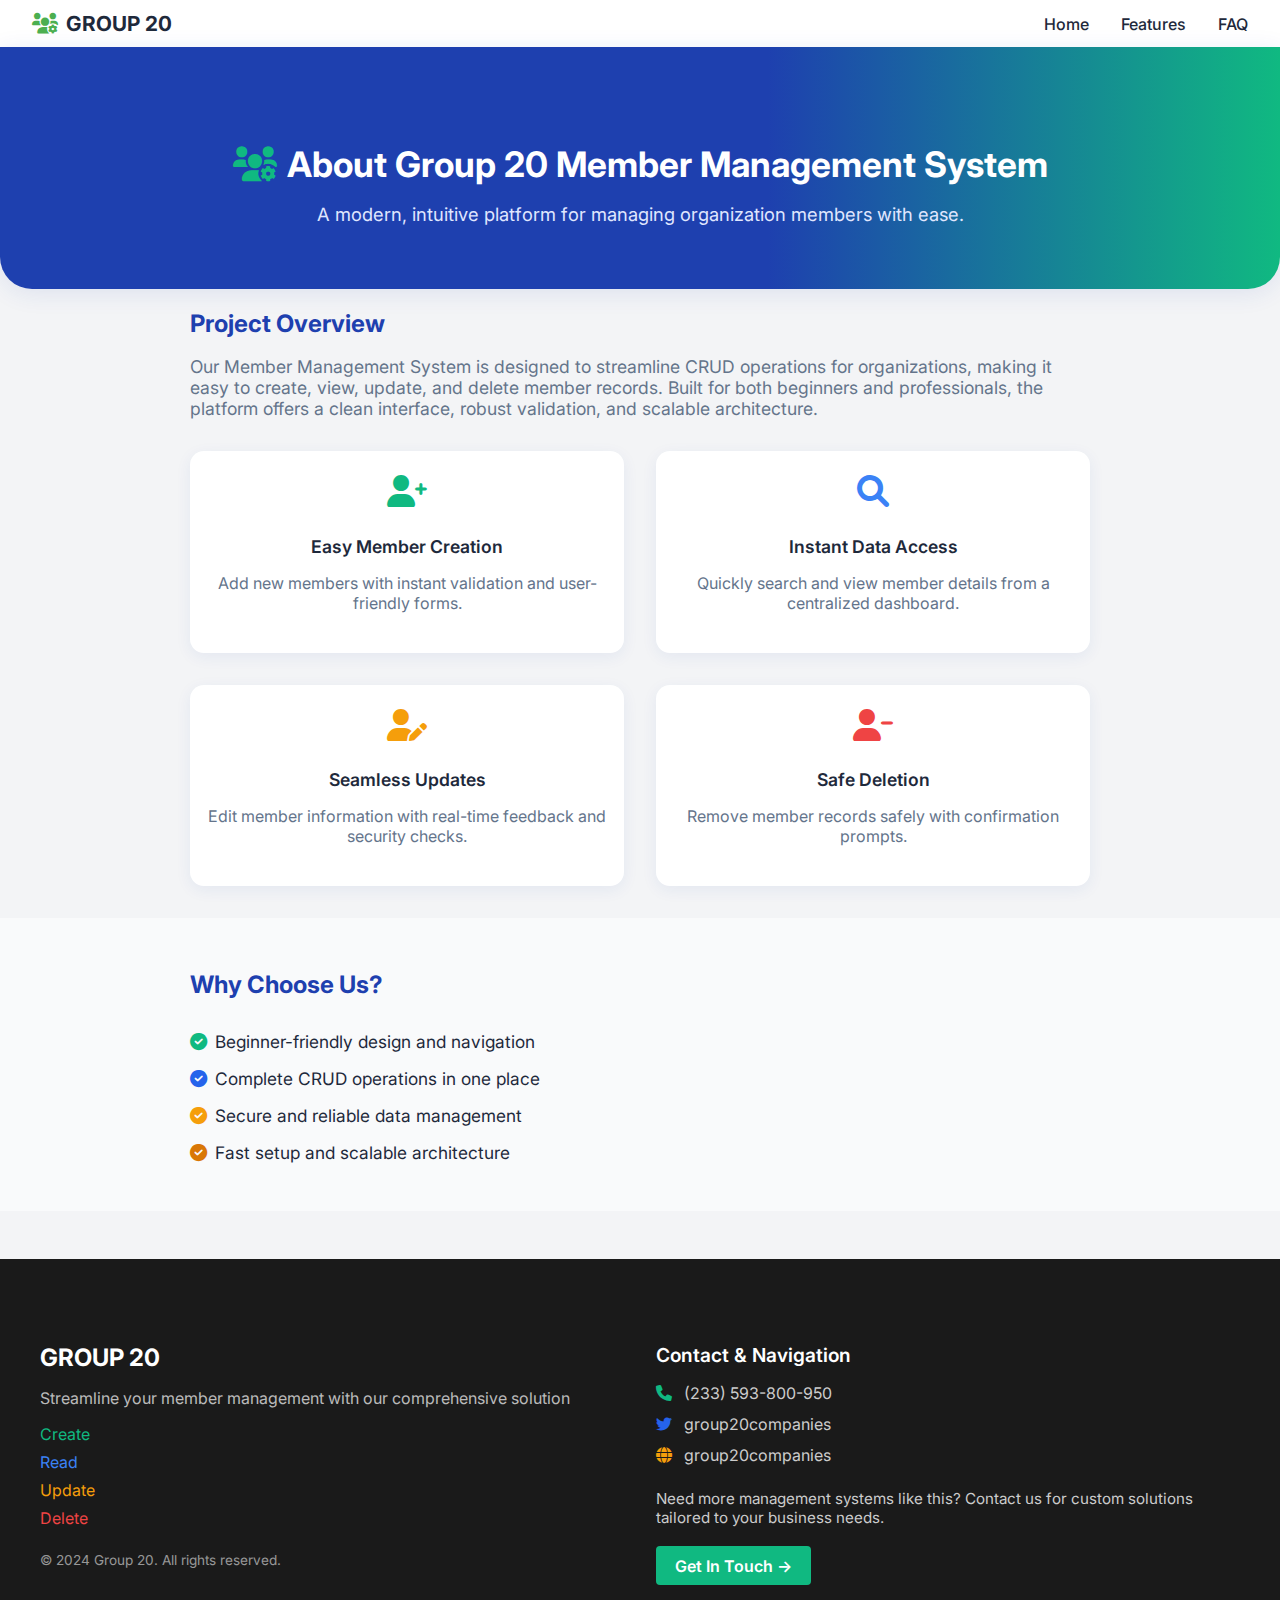
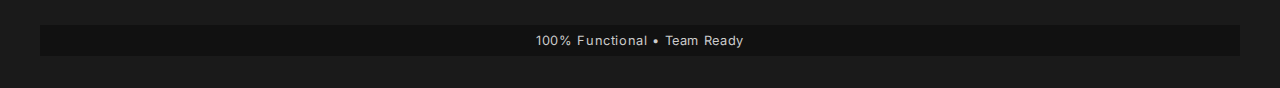
<file: about.html>
<!DOCTYPE html>
<html lang="en">
<head>
    <meta charset="UTF-8">
    <meta name="viewport" content="width=device-width, initial-scale=1.0">
    <title>About | Member Management System</title>
    <link href="https://fonts.googleapis.com/css2?family=Inter:wght@400;500;600;700&display=swap" rel="stylesheet">
    <link rel="stylesheet" href="https://cdnjs.cloudflare.com/ajax/libs/font-awesome/6.0.0/css/all.min.css">
    <link rel="stylesheet" href="about.css">
</head>
<body>
    <nav class="top-nav" style="background:#fff; box-shadow:0 2px 8px rgba(0,0,0,0.04); display:flex; align-items:center; justify-content:space-between; padding:0.7rem 2rem;">
        <div class="nav-brand" style="font-size:1.3rem; font-weight:700;">
            <a href="index.html" style="color:#1e293b; text-decoration:none;"><i class="fas fa-users-gear" style="margin-right: 8px; color: #4CAF50;"></i>GROUP 20</a>
        </div>
        <div class="nav-links" style="display:flex; gap:2rem;">
            <a href="index.html" style="color:#1e293b; text-decoration:none; font-weight:500;">Home</a>
            <a href="#features" style="color:#1e293b; text-decoration:none; font-weight:500;">Features</a>
            <a href="#faq" style="color:#1e293b; text-decoration:none; font-weight:500;">FAQ</a>
        </div>
    </nav>
    <header class="about-header">
        <div class="about-container">
            <h1 class="about-title"><i class="fas fa-users-gear" style="color:#10b981; margin-right:10px;"></i>About Group 20 Member Management System</h1>
            <p class="about-subtitle">A modern, intuitive platform for managing organization members with ease.</p>
        </div>
    </header>
    <section class="about-section">
        <div class="about-container">
            <h2 class="section-title">Project Overview</h2>
            <p class="section-desc">Our Member Management System is designed to streamline CRUD operations for organizations, making it easy to create, view, update, and delete member records. Built for both beginners and professionals, the platform offers a clean interface, robust validation, and scalable architecture.</p>
            <div class="about-features">
                <div class="feature-card">
                    <i class="fas fa-user-plus" style="color:#10b981;"></i>
                    <h3>Easy Member Creation</h3>
                    <p>Add new members with instant validation and user-friendly forms.</p>
                </div>
                <div class="feature-card">
                    <i class="fas fa-search" style="color:#3b82f6;"></i>
                    <h3>Instant Data Access</h3>
                    <p>Quickly search and view member details from a centralized dashboard.</p>
                </div>
                <div class="feature-card">
                    <i class="fas fa-user-edit" style="color:#f59e0b;"></i>
                    <h3>Seamless Updates</h3>
                    <p>Edit member information with real-time feedback and security checks.</p>
                </div>
                <div class="feature-card">
                    <i class="fas fa-user-minus" style="color:#ef4444;"></i>
                    <h3>Safe Deletion</h3>
                    <p>Remove member records safely with confirmation prompts.</p>
                </div>
            </div>
        </div>
    </section>
    <section class="about-section" style="background:#f9fafb;">
        <div class="about-container">
            <h2 class="section-title">Why Choose Us?</h2>
            <ul class="about-list">
                <li><i class="fas fa-check-circle" style="color:#10b981; margin-right:8px;"></i> Beginner-friendly design and navigation</li>
                <li><i class="fas fa-check-circle" style="color:#2563eb; margin-right:8px;"></i> Complete CRUD operations in one place</li>
                <li><i class="fas fa-check-circle" style="color:#f59e0b; margin-right:8px;"></i> Secure and reliable data management</li>
                <li><i class="fas fa-check-circle" style="color:#d97706; margin-right:8px;"></i> Fast setup and scalable architecture</li>
            </ul>
        </div>
    </section>
    <footer class="main-footer" style="background:#1A1A1A; color:#fff; padding:2rem 0 0 0; margin-top:3rem;">
        <div class="about-container" style="max-width:1200px; margin:0 auto;">
            <div style="display:flex; flex-wrap:wrap; gap:2rem; justify-content:space-between;">
                <div style="flex:1; min-width:260px;">
                    <h2 style="font-size:1.5rem; font-weight:700; margin-bottom:0.5rem;">GROUP 20</h2>
                    <p style="font-size:1rem; color:#cccccc; opacity:0.9; margin-bottom:1rem;">Streamline your member management with our comprehensive solution</p>
                    <ul style="list-style:none; padding:0; margin:0 0 1rem 0;">
                        <li style="font-size:1rem; margin-bottom:0.5rem; color:#10b981;">Create</li>
                        <li style="font-size:1rem; margin-bottom:0.5rem; color:#3b82f6;">Read</li>
                        <li style="font-size:1rem; margin-bottom:0.5rem; color:#f59e0b;">Update</li>
                        <li style="font-size:1rem; margin-bottom:0.5rem; color:#ef4444;">Delete</li>
                    </ul>
                    <div style="font-size:0.85rem; color:#cccccc; opacity:0.7; margin-top:1.5rem;">© 2024 Group 20. All rights reserved.</div>
                </div>
                <div style="flex:1; min-width:260px;">
                    <h3 style="font-size:1.2rem; font-weight:600; margin-bottom:1rem; color:#fff;">Contact & Navigation</h3>
                    <ul style="list-style:none; padding:0;">
                        <li style="margin-bottom:0.7rem; color:#cccccc;"><i class="fas fa-phone" style="color:#10b981; margin-right:8px;"></i> (233) 593-800-950</li>
                        <li style="margin-bottom:0.7rem; color:#cccccc;"><i class="fab fa-twitter" style="color:#2563eb; margin-right:8px;"></i> group20companies</li>
                        <li style="margin-bottom:0.7rem; color:#cccccc;"><i class="fas fa-globe" style="color:#f59e0b; margin-right:8px;"></i> group20companies</li>
                    </ul>
                    <div style="font-size:0.95rem; color:#cccccc; margin-top:1.5rem; margin-bottom:1.2rem;">Need more management systems like this? Contact us for custom solutions tailored to your business needs.</div>
                    <a href="contact.html" style="background:#10b981; color:#fff; border:none; border-radius:4px; padding:0.6rem 1.2rem; font-size:1rem; font-weight:600; cursor:pointer; text-decoration:none; display:inline-block;">Get In Touch →</a>
                </div>
            </div>
            <div style="background:#111; color:#cccccc; text-align:center; padding:0.5rem 0; font-size:0.8rem; letter-spacing:0.05em; margin-top:2.5rem;">100% Functional • Team Ready</div>
        </div>
    </footer>
    <script src="about.js"></script>
</body>
</html>
</file>
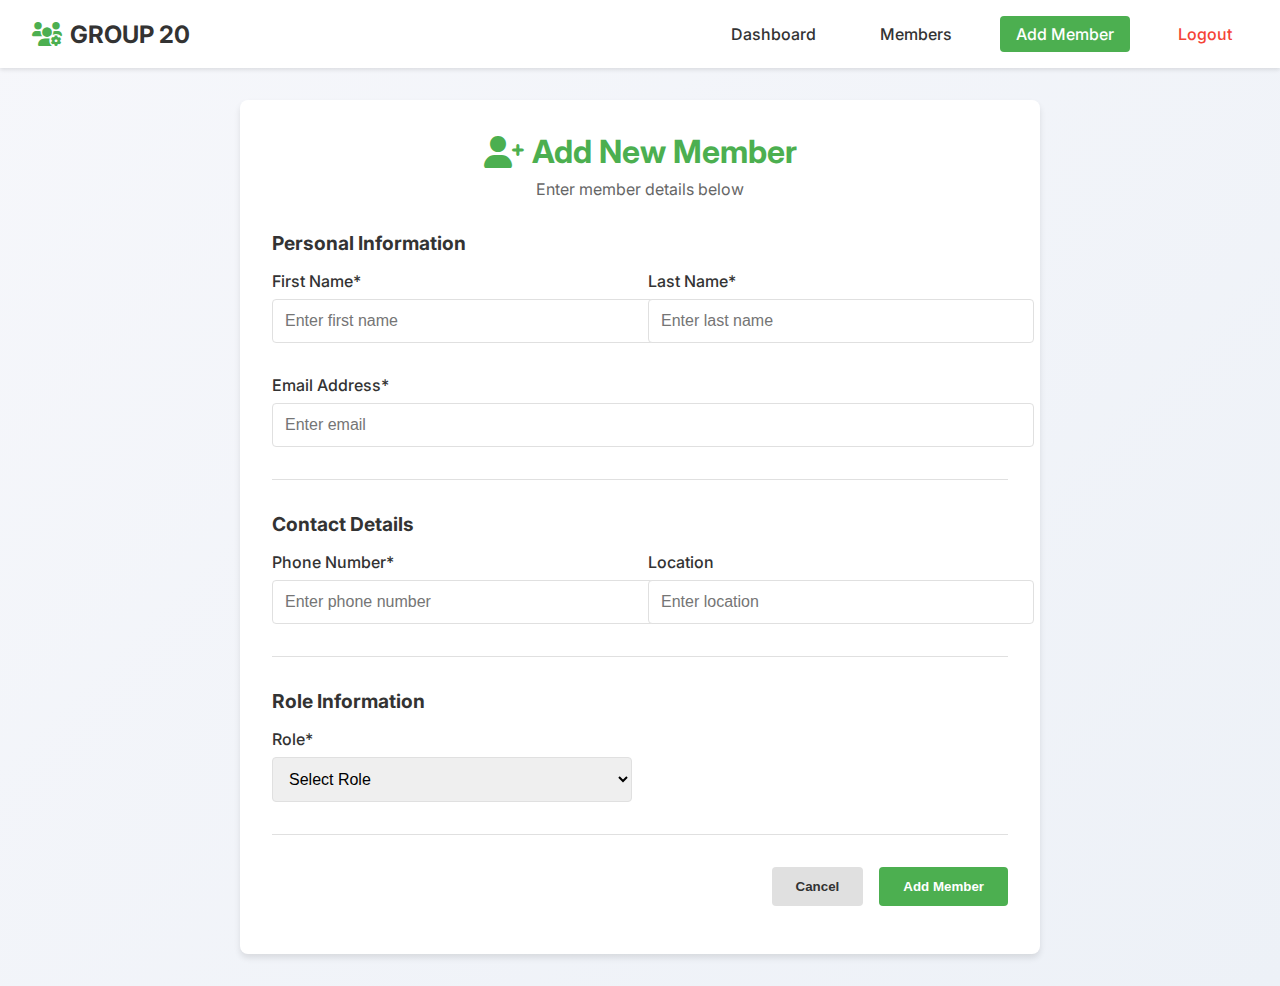
<file: addmember.html>
<!DOCTYPE html>
<html lang="en">
<head>
    <meta charset="UTF-8">
    <meta name="viewport" content="width=device-width, initial-scale=1.0">
    <title>Add Member</title>
    <link href="https://fonts.googleapis.com/css2?family=Inter:wght@400;500;600;700&display=swap" rel="stylesheet">
    <link rel="stylesheet" href="https://cdnjs.cloudflare.com/ajax/libs/font-awesome/6.0.0/css/all.min.css">
    <link rel="stylesheet" href="addmember.css">
</head>
<body class="cinematic-bg">
    <nav class="top-nav">
        <div class="nav-brand">
            <a href="dashboard.html">
                <i class="fas fa-users-gear"></i>GROUP 20
            </a>
        </div>
        <div class="nav-links">
            <a href="dashboard.html">Dashboard</a>
            <a href="members.html">Members</a>
            <a href="addmember.html" class="active">Add Member</a>
            <a href="logout.html" class="logout">Logout</a>
        </div>
    </nav>

    <div class="container">
        <div class="form-card">
            <div class="form-header">
                <h1><i class="fas fa-user-plus"></i><span id="formTitle">Add New Member</span></h1>
                <p id="formSubtitle">Enter member details below</p>
            </div>

            <form id="addMemberForm">
                <div class="form-section">
                    <h2>Personal Information</h2>
                    <div class="form-grid">
                        <div class="form-group">
                            <label for="firstName">First Name*</label>
                            <input type="text" id="firstName" name="firstName" placeholder="Enter first name" required pattern="^[A-Za-z]+$">
                        </div>
                        <div class="form-group">
                            <label for="lastName">Last Name*</label>
                            <input type="text" id="lastName" name="lastName" placeholder="Enter last name" required pattern="^[A-Za-z]+$">
                        </div>
                        <div class="form-group full-width">
                            <label for="email">Email Address*</label>
                            <input type="email" id="email" name="memberEmail" placeholder="Enter email" required>
                        </div>
                    </div>
                </div>

                <div class="form-section">
                    <h2>Contact Details</h2>
                    <div class="form-grid">
                        <div class="form-group">
                            <label for="phone">Phone Number*</label>
                            <input type="tel" id="phone" name="memberPhone" placeholder="Enter phone number" required pattern="^[+]?[0-9\s()-]{10,}$">
                        </div>
                        <div class="form-group">
                            <label for="location">Location</label>
                            <input type="text" id="location" name="location" placeholder="Enter location">
                        </div>
                    </div>
                </div>

                <div class="form-section">
                    <h2>Role Information</h2>
                    <div class="form-grid">
                        <div class="form-group">
                            <label for="role">Role*</label>
                            <select id="role" name="memberRole" required>
                                <option value="">Select Role</option>
                                <option value="Manager">Manager</option>
                                <option value="Staff">Staff</option>
                                <option value="Executive">Executive</option>
                                <option value="Intern">Intern</option>
                                <option value="Other">Other</option>
                            </select>
                        </div>
                        <div class="form-group" id="otherRoleGroup" style="display:none;">
                            <label for="otherRole">Specify Role</label>
                            <input type="text" id="otherRole" name="otherRole" placeholder="Enter custom role">
                        </div>
                    </div>
                </div>

                <div class="form-actions">
                    <button type="button" class="btn-secondary" onclick="window.location.href='dashboard.html'">Cancel</button>
                    <button type="submit" class="btn-primary">Add Member</button>
                </div>

                <div class="form-messages">
                    <div class="error-message" id="addMemberError"></div>
                    <div class="success-message" id="addMemberSuccess"></div>
                </div>
            </form>
        </div>
    </div>
    <script>
    // Check if we're editing an existing member
    const urlParams = new URLSearchParams(window.location.search);
    const isEditing = urlParams.get('edit') === 'true';
    const editingMember = isEditing ? JSON.parse(localStorage.getItem('editingMember')) : null;

    if (isEditing && editingMember) {
        document.getElementById('formTitle').textContent = 'Edit Member';
        document.getElementById('formSubtitle').textContent = 'Update member details below';
        document.querySelector('.btn-primary').textContent = 'Save Changes';
        
        // Fill form with member data
        document.getElementById('firstName').value = editingMember.firstName;
        document.getElementById('lastName').value = editingMember.lastName;
        document.getElementById('email').value = editingMember.email;
        document.getElementById('phone').value = editingMember.phone;
        document.getElementById('role').value = editingMember.role;
        
        if (editingMember.role === 'Other') {
            document.getElementById('otherRoleGroup').style.display = 'block';
            document.getElementById('otherRole').value = editingMember.role;
        }
    }

    document.getElementById('role').addEventListener('change', function() {
        document.getElementById('otherRoleGroup').style.display = this.value === 'Other' ? 'block' : 'none';
    });

    const form = document.getElementById('addMemberForm');
    if (form) {
        form.addEventListener('submit', function(e) {
            e.preventDefault();
            const firstName = this.firstName.value.trim();
            const lastName = this.lastName.value.trim();
            const email = this.memberEmail.value.trim();
            const phone = this.memberPhone.value.trim();
            let role = this.memberRole.value;
            
            if (role === 'Other') {
                role = this.otherRole.value.trim() || 'Other';
            }

            const errorDiv = document.getElementById('addMemberError');
            const successDiv = document.getElementById('addMemberSuccess');
            errorDiv.textContent = '';
            successDiv.textContent = '';

            // Validate fields
            if (!firstName || !lastName || !email || !phone || !role) {
                errorDiv.textContent = 'Please fill all required fields.';
                return;
            }

            if (!/^\S+@\S+\.\S+$/.test(email)) {
                errorDiv.textContent = 'Please enter a valid email address.';
                return;
            }

            if (!/^[+]?[0-9\s()-]{10,}$/.test(phone)) {
                errorDiv.textContent = 'Please enter a valid phone number.';
                return;
            }

            let members = JSON.parse(localStorage.getItem('members')) || [];
            
            const memberData = {
                id: isEditing ? editingMember.id : Date.now(),
                firstName: firstName,
                lastName: lastName,
                fullName: `${firstName} ${lastName}`,
                email: email,
                phone: phone,
                role: role
            };

            if (isEditing) {
                // Update existing member
                members = members.map(member => 
                    member.id === editingMember.id ? memberData : member
                );
                successDiv.textContent = 'Member updated successfully!';
            } else {
                // Add new member
                members.push(memberData);
                successDiv.textContent = 'Member added successfully!';
            }
            
            localStorage.setItem('members', JSON.stringify(members));
            if (isEditing) {
                localStorage.removeItem('editingMember');
            }
            
            // Reset form
            this.reset();
            document.getElementById('otherRoleGroup').style.display = 'none';
            
            // Redirect to members page
            setTimeout(() => {
                window.location.href = 'members.html';
            }, 1500);
        });
    }
    </script>
</body>
</html>
</file>
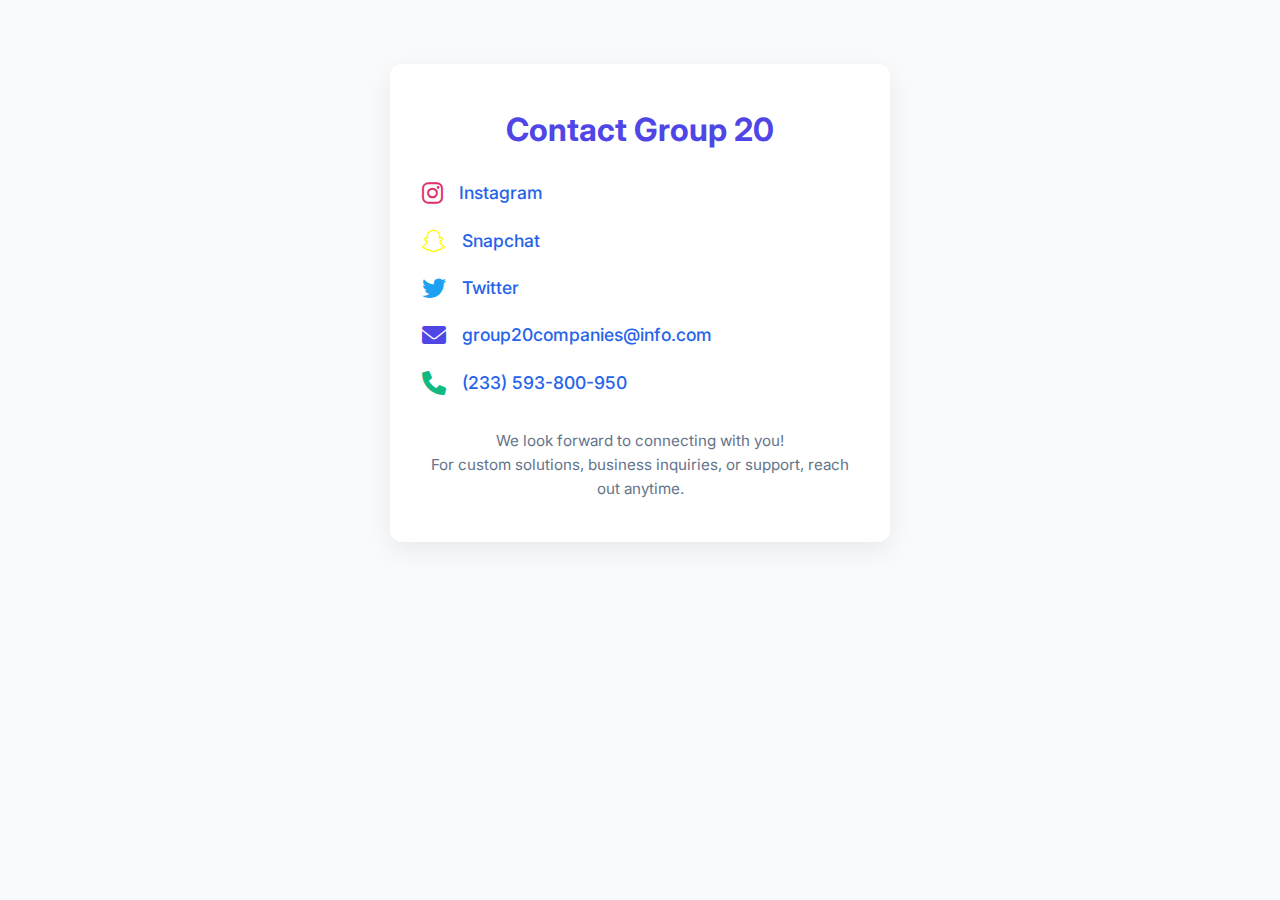
<file: contact.html>
<!DOCTYPE html>
<html lang="en">
<head>
    <meta charset="UTF-8">
    <meta name="viewport" content="width=device-width, initial-scale=1.0">
    <title>Contact Us - Group 20</title>
    <link rel="stylesheet" href="styles.css">
    <link rel="stylesheet" href="contact.css">
    <link href="https://fonts.googleapis.com/css2?family=Inter:wght@400;500;600;700&display=swap" rel="stylesheet">
    <link rel="stylesheet" href="https://cdnjs.cloudflare.com/ajax/libs/font-awesome/6.0.0/css/all.min.css">
</head>
<body>
    <div class="contact-container">
        <h1 class="contact-title">Contact Group 20</h1>
        <ul class="contact-list">
            <li><i class="fab fa-instagram" style="color:#e1306c;"></i> <a href="https://instagram.com/group20" target="_blank">Instagram</a></li>
            <li><i class="fab fa-snapchat" style="color:#fffc00;"></i> <a href="https://snapchat.com/add/group20" target="_blank">Snapchat</a></li>
            <li><i class="fab fa-twitter" style="color:#1da1f2;"></i> <a href="https://twitter.com/group20" target="_blank">Twitter</a></li>
            <li><i class="fas fa-envelope" style="color:#4f46e5;"></i> <a href="mailto:info@group20.com">group20companies@info.com</a></li>
            <li><i class="fas fa-phone" style="color:#10b981;"></i> <a href="tel:1234567890">(233) 593-800-950</a></li>
        </ul>
        <div class="contact-footer">
            We look forward to connecting with you!<br>
            For custom solutions, business inquiries, or support, reach out anytime.
        </div>
    </div>
    <script src="contact.js"></script>
</body>
</html>
</file>
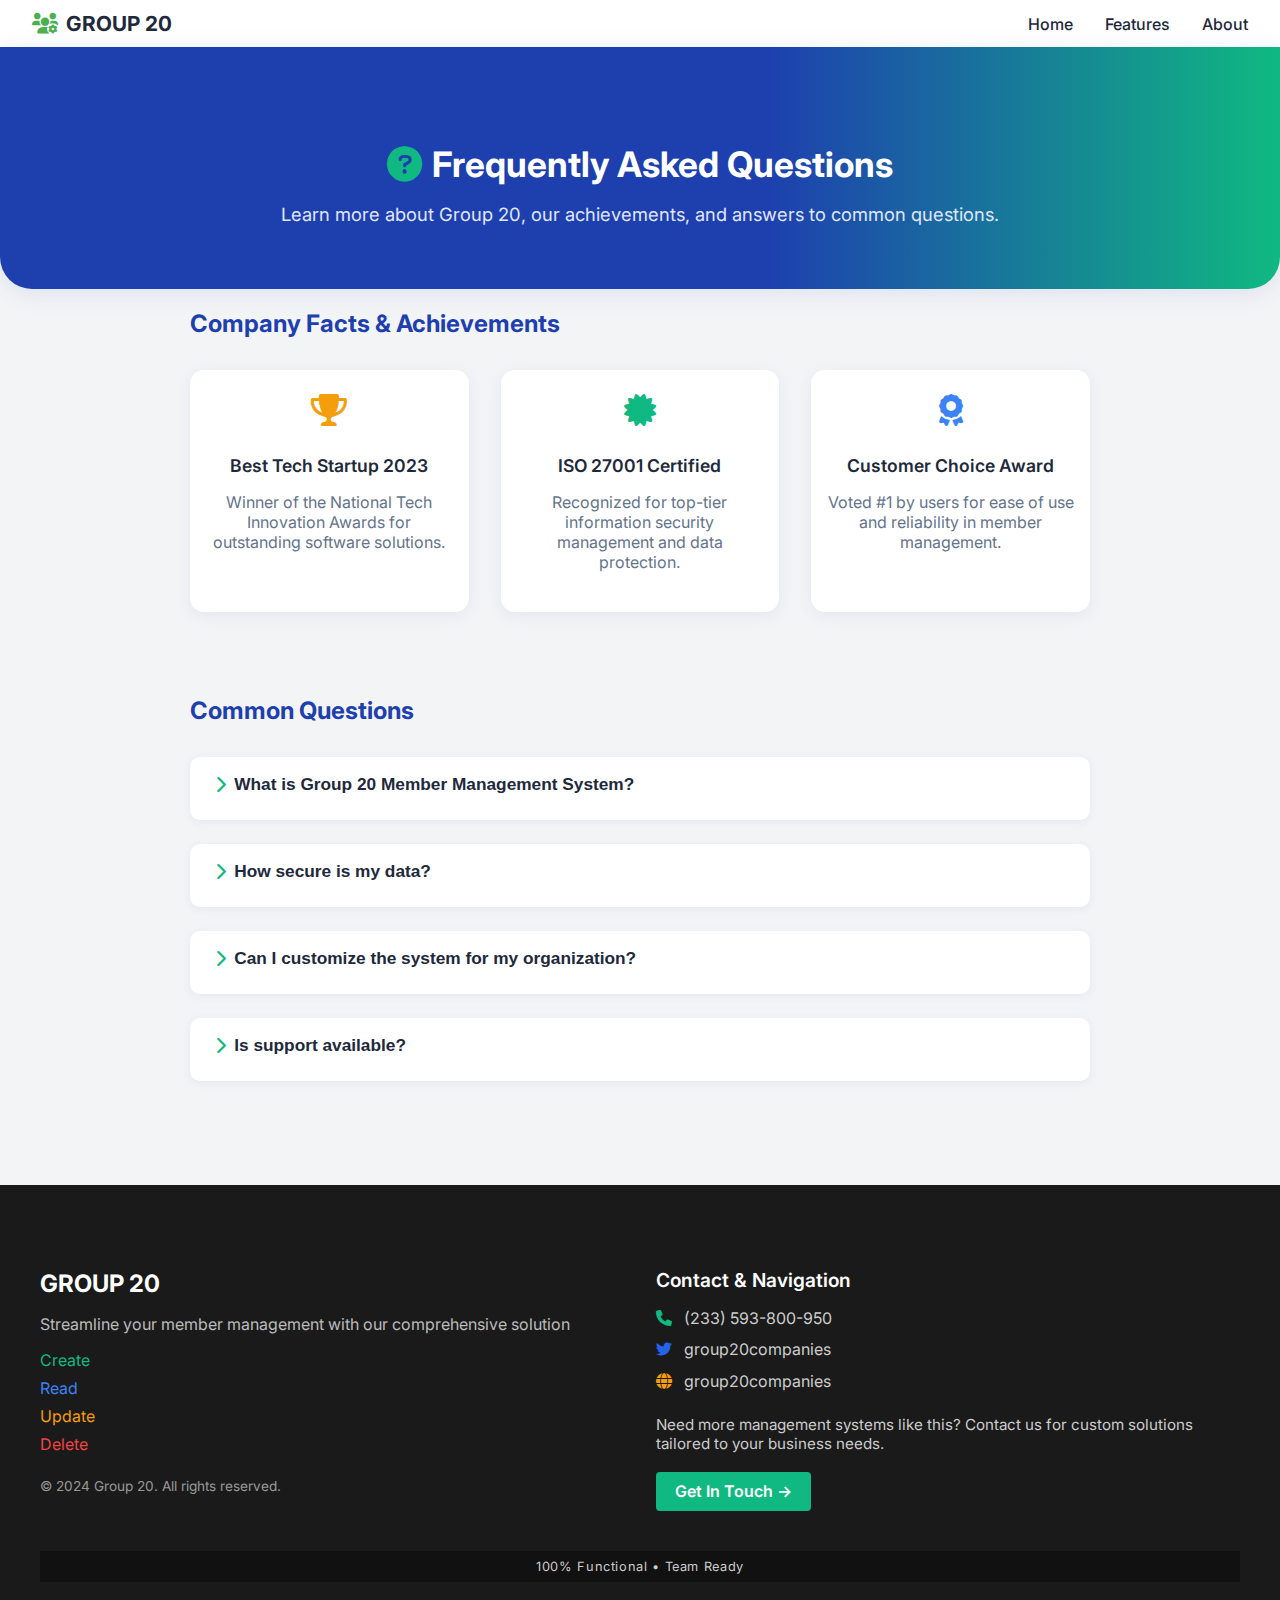
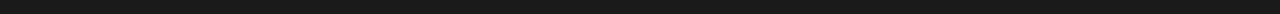
<file: faq.html>
<!DOCTYPE html>
<html lang="en">
<head>
    <meta charset="UTF-8">
    <meta name="viewport" content="width=device-width, initial-scale=1.0">
    <title>FAQ | Group 20 Member Management System</title>
    <link href="https://fonts.googleapis.com/css2?family=Inter:wght@400;500;600;700&display=swap" rel="stylesheet">
    <link rel="stylesheet" href="https://cdnjs.cloudflare.com/ajax/libs/font-awesome/6.0.0/css/all.min.css">
    <link rel="stylesheet" href="faq.css">
</head>
<body>
    <nav class="top-nav" style="background:#fff; box-shadow:0 2px 8px rgba(0,0,0,0.04); display:flex; align-items:center; justify-content:space-between; padding:0.7rem 2rem;">
        <div class="nav-brand" style="font-size:1.3rem; font-weight:700;">
            <a href="index.html" style="color:#1e293b; text-decoration:none;"><i class="fas fa-users-gear" style="margin-right: 8px; color: #4CAF50;"></i>GROUP 20</a>
        </div>
        <div class="nav-links" style="display:flex; gap:2rem;">
            <a href="index.html" style="color:#1e293b; text-decoration:none; font-weight:500;">Home</a>
            <a href="#features" style="color:#1e293b; text-decoration:none; font-weight:500;">Features</a>
            <a href="about.html" style="color:#1e293b; text-decoration:none; font-weight:500;">About</a>
        </div>
    </nav>
    <header class="faq-header">
        <div class="faq-container">
            <h1 class="faq-title"><i class="fas fa-question-circle" style="color:#10b981; margin-right:10px;"></i>Frequently Asked Questions</h1>
            <p class="faq-subtitle">Learn more about Group 20, our achievements, and answers to common questions.</p>
        </div>
    </header>
    <section class="facts-section">
        <div class="faq-container">
            <h2 class="section-title">Company Facts & Achievements</h2>
            <div class="facts-list">
                <div class="fact-card">
                    <i class="fas fa-trophy" style="color:#f59e0b;"></i>
                    <h3>Best Tech Startup 2023</h3>
                    <p>Winner of the National Tech Innovation Awards for outstanding software solutions.</p>
                </div>
                <div class="fact-card">
                    <i class="fas fa-certificate" style="color:#10b981;"></i>
                    <h3>ISO 27001 Certified</h3>
                    <p>Recognized for top-tier information security management and data protection.</p>
                </div>
                <div class="fact-card">
                    <i class="fas fa-award" style="color:#3b82f6;"></i>
                    <h3>Customer Choice Award</h3>
                    <p>Voted #1 by users for ease of use and reliability in member management.</p>
                </div>
            </div>
        </div>
    </section>
    <section class="faq-section">
        <div class="faq-container">
            <h2 class="section-title">Common Questions</h2>
            <div class="faq-list">
                <div class="faq-item">
                    <button class="faq-question"><i class="fas fa-chevron-right"></i> What is Group 20 Member Management System?</button>
                    <div class="faq-answer">It is a web-based platform for organizations to manage member records, perform CRUD operations, and streamline administrative tasks.</div>
                </div>
                <div class="faq-item">
                    <button class="faq-question"><i class="fas fa-chevron-right"></i> How secure is my data?</button>
                    <div class="faq-answer">We are ISO 27001 certified and use industry-standard encryption and security protocols to protect your information.</div>
                </div>
                <div class="faq-item">
                    <button class="faq-question"><i class="fas fa-chevron-right"></i> Can I customize the system for my organization?</button>
                    <div class="faq-answer">Yes! Our platform is scalable and can be tailored to meet your specific needs. Contact us for custom solutions.</div>
                </div>
                <div class="faq-item">
                    <button class="faq-question"><i class="fas fa-chevron-right"></i> Is support available?</button>
                    <div class="faq-answer">Absolutely. Our support team is available 24/7 to assist you with any questions or issues.</div>
                </div>
            </div>
        </div>
    </section>
    <footer class="main-footer" style="background:#1A1A1A; color:#fff; padding:2rem 0 0 0; margin-top:3rem;">
        <div class="faq-container" style="max-width:1200px; margin:0 auto;">
            <div style="display:flex; flex-wrap:wrap; gap:2rem; justify-content:space-between;">
                <div style="flex:1; min-width:260px;">
                    <h2 style="font-size:1.5rem; font-weight:700; margin-bottom:0.5rem;">GROUP 20</h2>
                    <p style="font-size:1rem; color:#cccccc; opacity:0.9; margin-bottom:1rem;">Streamline your member management with our comprehensive solution</p>
                    <ul style="list-style:none; padding:0; margin:0 0 1rem 0;">
                        <li style="font-size:1rem; margin-bottom:0.5rem; color:#10b981;">Create</li>
                        <li style="font-size:1rem; margin-bottom:0.5rem; color:#3b82f6;">Read</li>
                        <li style="font-size:1rem; margin-bottom:0.5rem; color:#f59e0b;">Update</li>
                        <li style="font-size:1rem; margin-bottom:0.5rem; color:#ef4444;">Delete</li>
                    </ul>
                    <div style="font-size:0.85rem; color:#cccccc; opacity:0.7; margin-top:1.5rem;">© 2024 Group 20. All rights reserved.</div>
                </div>
                <div style="flex:1; min-width:260px;">
                    <h3 style="font-size:1.2rem; font-weight:600; margin-bottom:1rem; color:#fff;">Contact & Navigation</h3>
                    <ul style="list-style:none; padding:0;">
                        <li style="margin-bottom:0.7rem; color:#cccccc;"><i class="fas fa-phone" style="color:#10b981; margin-right:8px;"></i> (233) 593-800-950</li>
                        <li style="margin-bottom:0.7rem; color:#cccccc;"><i class="fab fa-twitter" style="color:#2563eb; margin-right:8px;"></i> group20companies</li>
                        <li style="margin-bottom:0.7rem; color:#cccccc;"><i class="fas fa-globe" style="color:#f59e0b; margin-right:8px;"></i> group20companies</li>
                    </ul>
                    <div style="font-size:0.95rem; color:#cccccc; margin-top:1.5rem; margin-bottom:1.2rem;">Need more management systems like this? Contact us for custom solutions tailored to your business needs.</div>
                    <a href="contact.html" style="background:#10b981; color:#fff; border:none; border-radius:4px; padding:0.6rem 1.2rem; font-size:1rem; font-weight:600; cursor:pointer; text-decoration:none; display:inline-block;">Get In Touch →</a>
                </div>
            </div>
            <div style="background:#111; color:#cccccc; text-align:center; padding:0.5rem 0; font-size:0.8rem; letter-spacing:0.05em; margin-top:2.5rem;">100% Functional • Team Ready</div>
        </div>
    </footer>
    <script src="faq.js"></script>
</body>
</html>
</file>
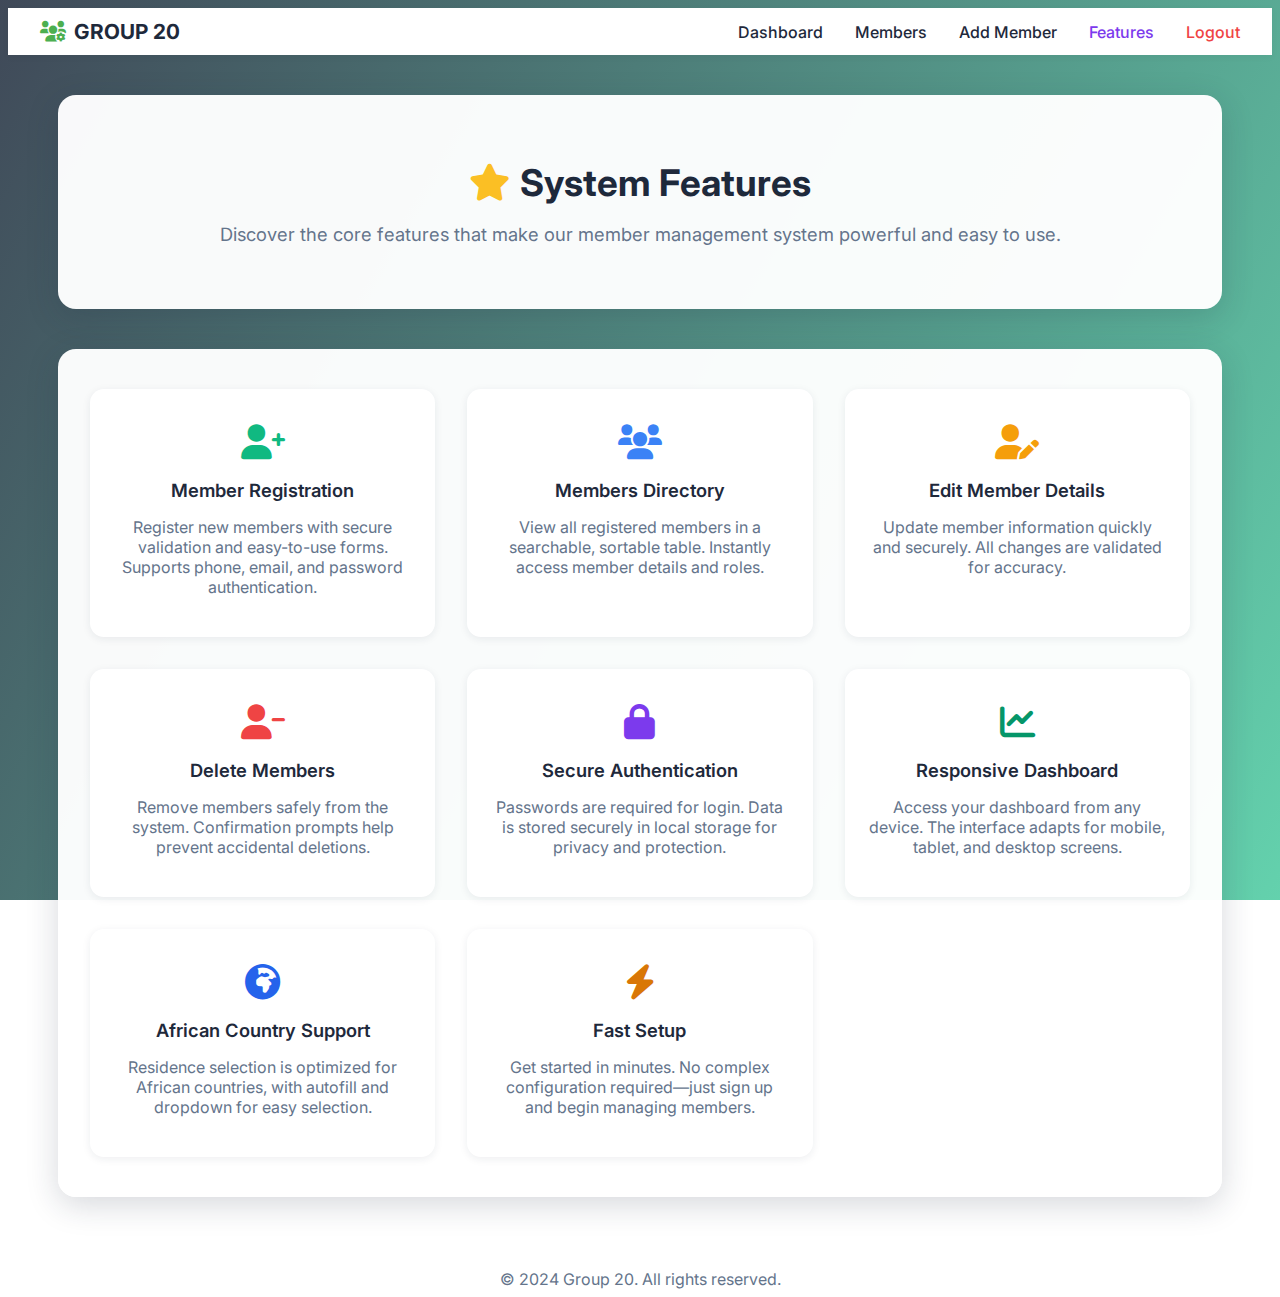
<file: features.html>
<!DOCTYPE html>
<html lang="en">
<head>
    <meta charset="UTF-8">
    <meta name="viewport" content="width=device-width, initial-scale=1.0">
    <title>Features | Member Management System</title>
    <link rel="stylesheet" href="features.css">
    <link href="https://fonts.googleapis.com/css2?family=Inter:wght@400;500;600;700&display=swap" rel="stylesheet">
    <link rel="stylesheet" href="https://cdnjs.cloudflare.com/ajax/libs/font-awesome/6.0.0/css/all.min.css">
</head>
<body class="cinematic-bg">
    <nav class="top-nav" style="background:#fff; box-shadow:0 2px 8px rgba(0,0,0,0.04); display:flex; align-items:center; justify-content:space-between; padding:0.7rem 2rem;">
        <div class="nav-brand" style="font-size:1.3rem; font-weight:700;">
            <a href="dashboard.html" style="color:#1e293b; text-decoration:none;">
                <i class="fas fa-users-gear" style="margin-right: 8px; color: #4CAF50;"></i>GROUP 20
            </a>
        </div>
        <div class="nav-links" style="display:flex; gap:2rem;">
            <a href="dashboard.html" style="color:#1e293b; text-decoration:none; font-weight:500;">Dashboard</a>
            <a href="members.html" style="color:#1e293b; text-decoration:none; font-weight:500;">Members</a>
            <a href="addmember.html" style="color:#1e293b; text-decoration:none; font-weight:500;">Add Member</a>
            <a href="features.html" style="color:#7c3aed; text-decoration:none; font-weight:500;">Features</a>
            <a href="logout.html" style="color:#ef4444; text-decoration:none; font-weight:500;">Logout</a>
        </div>
    </nav>
    <header class="features-header">
        <div class="container">
            <h1 class="features-title"><i class="fas fa-star" style="color:#fbbf24; margin-right:10px;"></i>System Features</h1>
            <p class="features-subtitle">Discover the core features that make our member management system powerful and easy to use.</p>
        </div>
    </header>
    <main class="features-main">
        <div class="container">
            <div class="features-grid">
                <div class="feature-card">
                    <div class="feature-icon"><i class="fas fa-user-plus" style="color:#10b981;"></i></div>
                    <h2>Member Registration</h2>
                    <p>Register new members with secure validation and easy-to-use forms. Supports phone, email, and password authentication.</p>
                </div>
                <div class="feature-card">
                    <div class="feature-icon"><i class="fas fa-users" style="color:#3b82f6;"></i></div>
                    <h2>Members Directory</h2>
                    <p>View all registered members in a searchable, sortable table. Instantly access member details and roles.</p>
                </div>
                <div class="feature-card">
                    <div class="feature-icon"><i class="fas fa-user-edit" style="color:#f59e0b;"></i></div>
                    <h2>Edit Member Details</h2>
                    <p>Update member information quickly and securely. All changes are validated for accuracy.</p>
                </div>
                <div class="feature-card">
                    <div class="feature-icon"><i class="fas fa-user-minus" style="color:#ef4444;"></i></div>
                    <h2>Delete Members</h2>
                    <p>Remove members safely from the system. Confirmation prompts help prevent accidental deletions.</p>
                </div>
                <div class="feature-card">
                    <div class="feature-icon"><i class="fas fa-lock" style="color:#7c3aed;"></i></div>
                    <h2>Secure Authentication</h2>
                    <p>Passwords are required for login. Data is stored securely in local storage for privacy and protection.</p>
                </div>
                <div class="feature-card">
                    <div class="feature-icon"><i class="fas fa-chart-line" style="color:#059669;"></i></div>
                    <h2>Responsive Dashboard</h2>
                    <p>Access your dashboard from any device. The interface adapts for mobile, tablet, and desktop screens.</p>
                </div>
                <div class="feature-card">
                    <div class="feature-icon"><i class="fas fa-globe-africa" style="color:#2563eb;"></i></div>
                    <h2>African Country Support</h2>
                    <p>Residence selection is optimized for African countries, with autofill and dropdown for easy selection.</p>
                </div>
                <div class="feature-card">
                    <div class="feature-icon"><i class="fas fa-bolt" style="color:#d97706;"></i></div>
                    <h2>Fast Setup</h2>
                    <p>Get started in minutes. No complex configuration required—just sign up and begin managing members.</p>
                </div>
            </div>
        </div>
    </main>
    <footer class="main-footer" style="margin-top:3rem;">
        <div class="footer-content" style="text-align:center; color:#64748b;">
            &copy; 2024 Group 20. All rights reserved.
        </div>
    </footer>
</body>
</html>
</file>
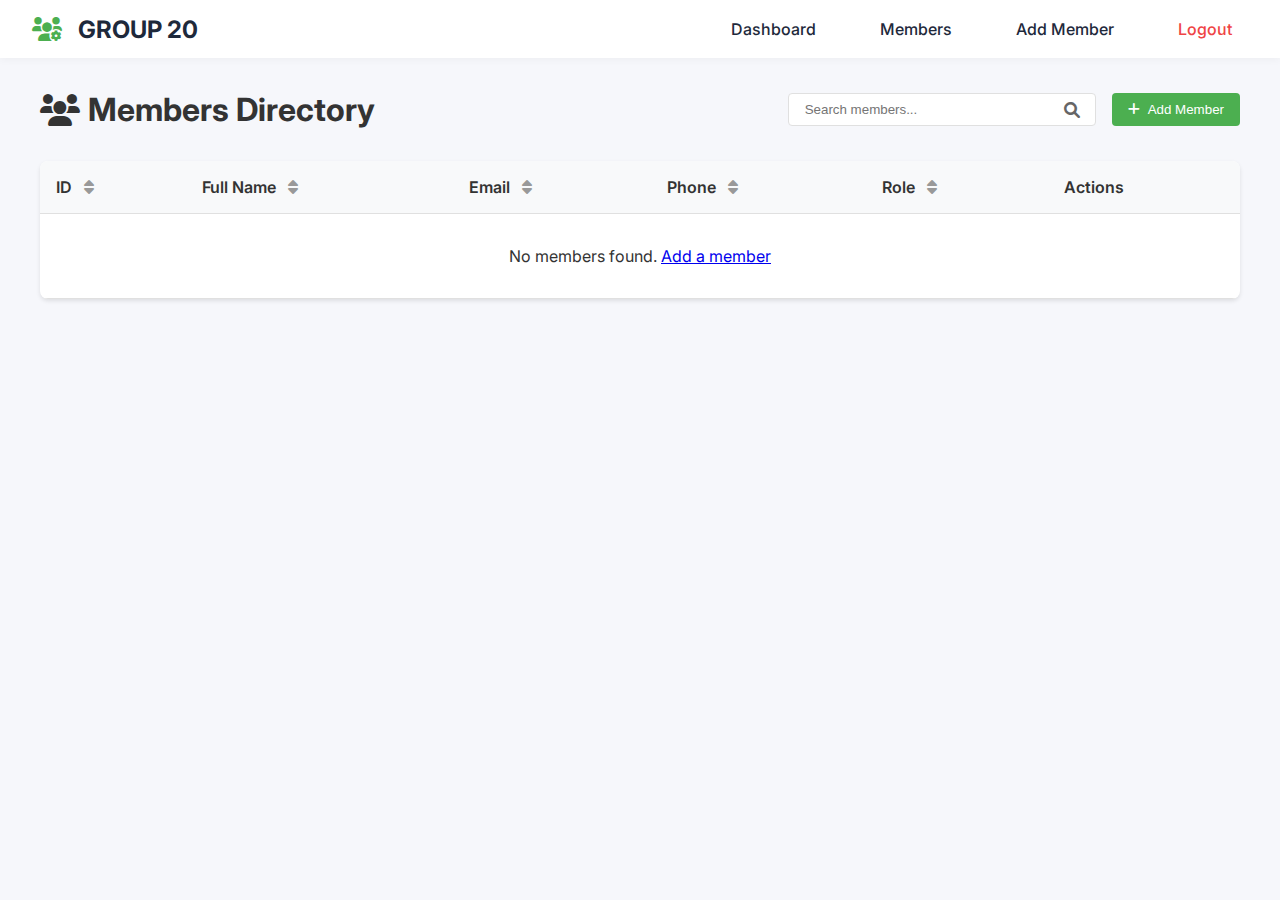
<file: members.html>
<!DOCTYPE html>
<html lang="en">
<head>
    <meta charset="UTF-8">
    <meta name="viewport" content="width=device-width, initial-scale=1.0">
    <title>Members List</title>
    <link href="https://fonts.googleapis.com/css2?family=Inter:wght@400;500;600;700&display=swap" rel="stylesheet">
    <link rel="stylesheet" href="https://cdnjs.cloudflare.com/ajax/libs/font-awesome/6.0.0/css/all.min.css">
    <link rel="stylesheet" href="members.css">
</head>
<body>
    <nav class="top-nav" style="background:#fff; box-shadow:0 2px 8px rgba(0,0,0,0.04); display:flex; align-items:center; justify-content:space-between; padding:0.7rem 2rem;">
        <div class="nav-brand" style="font-size:1.3rem; font-weight:700;">
            <a href="dashboard.html" style="color:#1e293b; text-decoration:none;">
                <i class="fas fa-users-gear" style="margin-right: 8px; color: #4CAF50;"></i>GROUP 20
            </a>
        </div>
        <div class="nav-links" style="display:flex; gap:2rem;">
            <a href="dashboard.html" style="color:#1e293b; text-decoration:none; font-weight:500;">Dashboard</a>
            <a href="members.html" style="color:#1e293b; text-decoration:none; font-weight:500;">Members</a>
            <a href="addmember.html" style="color:#1e293b; text-decoration:none; font-weight:500;">Add Member</a>
            <a href="logout.html" style="color:#ef4444; text-decoration:none; font-weight:500;">Logout</a>
        </div>
    </nav>

    <div class="container">
        <div class="members-header">
            <h1><i class="fas fa-users"></i> Members Directory</h1>
            <div class="header-actions">
                <div class="search-box">
                    <input type="text" id="searchInput" placeholder="Search members...">
                    <i class="fas fa-search"></i>
                </div>
                <button class="add-btn" onclick="window.location.href='addmember.html'">
                    <i class="fas fa-plus"></i> Add Member
                </button>
            </div>
        </div>

        <div class="members-table-container">
            <table id="membersTable" class="members-table">
                <thead>
                    <tr>
                        <th data-sort="id">ID <i class="fas fa-sort"></i></th>
                        <th data-sort="fullName">Full Name <i class="fas fa-sort"></i></th>
                        <th data-sort="email">Email <i class="fas fa-sort"></i></th>
                        <th data-sort="phone">Phone <i class="fas fa-sort"></i></th>
                        <th data-sort="role">Role <i class="fas fa-sort"></i></th>
                        <th>Actions</th>
                    </tr>
                </thead>
                <tbody id="membersTableBody">
                    <!-- Table rows will be dynamically populated -->
                </tbody>
            </table>
        </div>

        <!-- Modal for editing member -->
        <div id="editModal" class="modal">
            <div class="modal-content">
                <div class="modal-header">
                    <h2>Edit Member</h2>
                    <span class="close">&times;</span>
                </div>
                <form id="editMemberForm">
                    <input type="hidden" id="editMemberId">
                    <div class="form-group">
                        <label for="editFirstName">First Name</label>
                        <input type="text" id="editFirstName" required>
                    </div>
                    <div class="form-group">
                        <label for="editLastName">Last Name</label>
                        <input type="text" id="editLastName" required>
                    </div>
                    <div class="form-group">
                        <label for="editEmail">Email</label>
                        <input type="email" id="editEmail" required>
                    </div>
                    <div class="form-group">
                        <label for="editPhone">Phone</label>
                        <input type="tel" id="editPhone" required>
                    </div>
                    <div class="form-group">
                        <label for="editRole">Role</label>
                        <select id="editRole" required>
                            <option value="Manager">Manager</option>
                            <option value="Developer">Developer</option>
                            <option value="Designer">Designer</option>
                            <option value="Analyst">Analyst</option>
                            <option value="Other">Other</option>
                        </select>
                    </div>
                    <div class="form-actions">
                        <button type="button" class="btn-secondary" onclick="closeEditModal()">Cancel</button>
                        <button type="submit" class="btn-primary">Save Changes</button>
                    </div>
                </form>
            </div>
        </div>
    </div>

    <script src="members.js"></script>
</body>
</html>
</file>
<file: about.css>
/* about.css */
body {
    font-family: 'Inter', Helvetica, Arial, sans-serif;
    background: #f3f4f6;
    margin: 0;
    color: #1e293b;
}
.about-header {
    background: linear-gradient(90deg, #1E40AF 60%, #10b981 100%);
    color: #fff;
    padding: 2.5rem 2rem 2rem 2rem;
    border-radius: 0 0 32px 32px;
    text-align: center;
    margin-bottom: -2rem;
    box-shadow: 0 4px 24px rgba(30,64,175,0.10);
}
.about-title {
    font-size: 2.2rem;
    font-weight: 700;
    margin-bottom: 0.7rem;
}
.about-subtitle {
    font-size: 1.15rem;
    color: #e0e7ff;
    margin-bottom: 0;
}
.about-container {
    max-width: 900px;
    margin: 0 auto;
    padding: 2rem 1rem;
}
.section-title {
    font-size: 1.5rem;
    font-weight: 700;
    color: #1E40AF;
    margin-bottom: 1rem;
}
.section-desc {
    font-size: 1.1rem;
    color: #64748b;
    margin-bottom: 2rem;
}
.about-features {
    display: grid;
    grid-template-columns: repeat(2,1fr);
    gap: 2rem;
    margin-top: 2rem;
}
.feature-card {
    background: #fff;
    border-radius: 14px;
    box-shadow: 0 4px 16px rgba(30,64,175,0.07);
    padding: 1.5rem 1rem;
    text-align: center;
    transition: box-shadow 0.2s;
}
.feature-card:hover {
    box-shadow: 0 8px 24px rgba(16,185,129,0.13);
}
.feature-card i {
    font-size: 2rem;
    margin-bottom: 0.7rem;
}
.feature-card h3 {
    font-size: 1.1rem;
    font-weight: 600;
    margin-bottom: 0.5rem;
    color: #1e293b;
}
.feature-card p {
    color: #64748b;
    font-size: 1rem;
}
.about-list {
    list-style: none;
    padding: 0;
    margin: 2rem 0 0 0;
}
.about-list li {
    font-size: 1.08rem;
    margin-bottom: 1rem;
    display: flex;
    align-items: center;
    color: #1e293b;
}
@media (max-width: 700px) {
    .about-header { padding: 1.2rem 0.5rem 1.2rem 0.5rem; border-radius: 0 0 18px 18px; }
    .about-container { max-width: 100%; padding: 0.5rem; }
    .about-features { grid-template-columns: 1fr; gap: 1rem; }
}
</file>
<file: addmember.css>
:root {
    --primary-color: #4CAF50;
    --secondary-color: #2196F3;
    --error-color: #f44336;
    --success-color: #4caf50;
    --text-color: #333;
    --border-color: #e0e0e0;
    --background-color: #f5f5f5;
}

body {
    font-family: 'Inter', sans-serif;
    margin: 0;
    padding: 0;
    background: linear-gradient(135deg, #f6f7fb 0%, #edf1f7 100%);
    color: var(--text-color);
}

.cinematic-bg {
    min-height: 100vh;
    position: relative;
}

.top-nav {
    background: white;
    padding: 1rem 2rem;
    box-shadow: 0 2px 4px rgba(0,0,0,0.1);
    display: flex;
    justify-content: space-between;
    align-items: center;
}

.nav-brand a {
    color: var(--text-color);
    text-decoration: none;
    font-size: 1.5rem;
    font-weight: 700;
    display: flex;
    align-items: center;
    gap: 0.5rem;
}

.nav-brand i {
    color: var(--primary-color);
}

.nav-links {
    display: flex;
    gap: 2rem;
}

.nav-links a {
    color: var(--text-color);
    text-decoration: none;
    font-weight: 500;
    padding: 0.5rem 1rem;
    border-radius: 4px;
    transition: all 0.3s ease;
}

.nav-links a.active {
    background: var(--primary-color);
    color: white;
}

.nav-links a.logout {
    color: var(--error-color);
}

.container {
    max-width: 800px;
    margin: 2rem auto;
    padding: 0 1rem;
}

.form-card {
    background: white;
    border-radius: 8px;
    box-shadow: 0 4px 6px rgba(0,0,0,0.1);
    padding: 2rem;
    margin-top: 2rem;
}

.form-header {
    text-align: center;
    margin-bottom: 2rem;
}

.form-header h1 {
    color: var(--primary-color);
    margin: 0;
    display: flex;
    align-items: center;
    justify-content: center;
    gap: 0.5rem;
}

.form-header p {
    color: #666;
    margin-top: 0.5rem;
}

.form-section {
    margin-bottom: 2rem;
    padding-bottom: 1rem;
    border-bottom: 1px solid var(--border-color);
}

.form-section h2 {
    color: var(--text-color);
    font-size: 1.2rem;
    margin-bottom: 1rem;
}

.form-grid {
    display: grid;
    grid-template-columns: 1fr 1fr;
    gap: 1rem;
}

.form-group {
    margin-bottom: 1rem;
}

.form-group.full-width {
    grid-column: 1 / -1;
}

label {
    display: block;
    margin-bottom: 0.5rem;
    color: var(--text-color);
    font-weight: 500;
}

input, select {
    width: 100%;
    padding: 0.75rem;
    border: 1px solid var(--border-color);
    border-radius: 4px;
    font-size: 1rem;
    transition: border-color 0.3s ease;
}

input:focus, select:focus {
    outline: none;
    border-color: var(--primary-color);
    box-shadow: 0 0 0 2px rgba(76, 175, 80, 0.1);
}

.form-actions {
    display: flex;
    justify-content: flex-end;
    gap: 1rem;
    margin-top: 2rem;
}

.btn-primary, .btn-secondary {
    padding: 0.75rem 1.5rem;
    border: none;
    border-radius: 4px;
    font-weight: 600;
    cursor: pointer;
    transition: all 0.3s ease;
}

.btn-primary {
    background: var(--primary-color);
    color: white;
}

.btn-primary:hover {
    background: #43a047;
}

.btn-secondary {
    background: #e0e0e0;
    color: var(--text-color);
}

.btn-secondary:hover {
    background: #d5d5d5;
}

.form-messages {
    margin-top: 1rem;
}

.error-message {
    color: var(--error-color);
    padding: 0.5rem;
    display: none;
}

.success-message {
    color: var(--success-color);
    padding: 0.5rem;
    display: none;
}

@media (max-width: 768px) {
    .form-grid {
        grid-template-columns: 1fr;
    }
    
    .form-card {
        padding: 1.5rem;
    }
    
    .nav-links {
        display: none;
    }
}
</file>
<file: styles.css>
:root {
    --primary-color: #4CAF50;
    --secondary-color: #2196F3;
    --accent-color: #7c3aed;
    --text-primary: #1e293b;
    --text-secondary: #64748b;
    --bg-light: #f8fafc;
    --white: #ffffff;
}

* {
    margin: 0;
    padding: 0;
    box-sizing: border-box;
}

body {
    font-family: 'Inter', sans-serif;
    color: var(--text-primary);
    line-height: 1.6;
}

/* Navigation */
.top-nav {
    background: var(--white);
    padding: 1rem 2rem;
    box-shadow: 0 2px 4px rgba(0,0,0,0.1);
    position: fixed;
    width: 100%;
    top: 0;
    z-index: 1000;
    display: flex;
    justify-content: space-between;
    align-items: center;
}

.nav-action {
    margin-left: auto;
    display: flex;
    align-items: center;
    gap: 0.5rem;
}

.nav-brand a {
    font-size: 1.3rem;
    font-weight: 700;
    color: var(--text-primary);
    text-decoration: none;
    display: flex;
    align-items: center;
    gap: 8px;
}

.nav-brand i {
    color: var(--primary-color);
}

.nav-links a {
    color: var(--text-primary);
    text-decoration: none;
    font-weight: 500;
    padding: 0.5rem 1rem;
    border-radius: 4px;
    transition: all 0.3s ease;
}

.nav-links a:hover {
    background: rgba(76, 175, 80, 0.1);
    color: var(--primary-color);
}

.nav-links a:hover {
    color: var(--primary-color);
}

/* Hero Section */
.hero-header {
    padding: 8rem 2rem 4rem;
    background: linear-gradient(135deg, #f6f7fb 0%, #edf1f7 100%);
    min-height: 100vh;
    display: flex;
    align-items: center;
}

.hero-container {
    max-width: 1200px;
    margin: 0 auto;
    display: grid;
    grid-template-columns: 1fr 1fr;
    gap: 4rem;
    align-items: center;
}

.hero-title {
    font-size: 3.5rem;
    line-height: 1.2;
    margin-bottom: 1.5rem;
    background: linear-gradient(45deg, var(--text-primary), var(--primary-color));
    -webkit-background-clip: text;
    -webkit-text-fill-color: transparent;
}

.hero-subtitle {
    font-size: 1.25rem;
    color: var(--text-secondary);
    margin-bottom: 2rem;
}

.feature-list {
    display: grid;
    grid-template-columns: repeat(3, 1fr);
    gap: 1.5rem;
    margin-bottom: 2.5rem;
}

.feature-item {
    background: var(--white);
    padding: 1rem;
    border-radius: 8px;
    display: flex;
    align-items: center;
    gap: 0.75rem;
    box-shadow: 0 4px 6px rgba(0,0,0,0.05);
    transition: transform 0.3s;
}

.feature-item:hover {
    transform: translateY(-5px);
}

.cta-primary {
    display: inline-block;
    background: var(--primary-color);
    color: var(--white);
    padding: 1rem 2rem;
    border-radius: 8px;
    text-decoration: none;
    font-weight: 600;
    transition: transform 0.3s, box-shadow 0.3s;
}

.cta-primary:hover {
    transform: translateY(-2px);
    box-shadow: 0 4px 12px rgba(76, 175, 80, 0.2);
}

.hero-image img {
    width: 100%;
    border-radius: 12px;
    box-shadow: 0 20px 40px rgba(0,0,0,0.1);
}

/* Core Functions Section */
.core-functions {
    padding: 6rem 2rem;
    background: var(--white);
}

.section-title {
    font-size: 2.5rem;
    text-align: center;
    margin-bottom: 1rem;
}

.section-subtitle {
    font-size: 1.25rem;
    color: var(--text-secondary);
    text-align: center;
    margin-bottom: 3rem;
}

.function-grid {
    display: grid;
    grid-template-columns: repeat(auto-fit, minmax(250px, 1fr));
    gap: 2rem;
    max-width: 1200px;
    margin: 0 auto;
}

.function-card {
    padding: 2rem;
    border-radius: 12px;
    transition: transform 0.3s;
}

.function-card:hover {
    transform: translateY(-5px);
}

.card-icon {
    font-size: 2rem;
    margin-bottom: 1.5rem;
}

.card-content h3 {
    margin-bottom: 0.5rem;
    font-size: 1.25rem;
}

/* How It Works Section */
.how-it-works {
    padding: 6rem 2rem;
    background: var(--bg-light);
    position: relative;
    overflow: hidden;
}

.steps {
    display: grid;
    grid-template-columns: repeat(2, 1fr);
    gap: 2rem;
    margin-top: 3rem;
    max-width: 1000px;
    margin-left: auto;
    margin-right: auto;
}

.step {
    display: flex;
    gap: 1.5rem;
    align-items: flex-start;
}

.step-number {
    font-size: 2rem;
    font-weight: 700;
    color: var(--accent-color);
    opacity: 0.2;
}

.step-header {
    display: flex;
    align-items: center;
    gap: 1rem;
    margin-bottom: 0.5rem;
}

.step-header h3 {
    font-size: 1.25rem;
}

/* Footer */
.main-footer {
    background: var(--text-primary);
    color: var(--white);
    padding: 4rem 2rem 0;
}

.footer-content {
    max-width: 1200px;
    margin: 0 auto;
    display: grid;
    grid-template-columns: 1fr 1fr;
    gap: 4rem;
}

.footer-brand {
    font-size: 2rem;
    margin-bottom: 1rem;
}

.footer-tagline {
    color: var(--text-secondary);
    margin-bottom: 2rem;
}

.crud-features {
    display: flex;
    gap: 2rem;
    list-style: none;
    margin-bottom: 2rem;
}

.footer-navigation h3 {
    margin-bottom: 1.5rem;
}

.nav-contact-table td {
    padding: 0.5rem 0;
    color: var(--text-secondary);
}

.footer-cta-btn {
    display: inline-block;
    background: var(--primary-color);
    color: var(--white);
    padding: 0.75rem 1.5rem;
    border-radius: 6px;
    text-decoration: none;
    margin-top: 1.5rem;
}

.footer-banner {
    text-align: center;
    padding: 1rem;
    background: rgba(255,255,255,0.1);
    margin-top: 4rem;
}

/* Animations */
.rgb-glow {
    animation: rgb-shadow 10s infinite;
}

@keyframes rgb-shadow {
    0%, 100% { box-shadow: 0 0 15px rgba(76, 175, 80, 0.2); }
    33% { box-shadow: 0 0 15px rgba(33, 150, 243, 0.2); }
    66% { box-shadow: 0 0 15px rgba(124, 58, 237, 0.2); }
}

/* Responsive Design */
@media (max-width: 768px) {
    .hero-container {
        grid-template-columns: 1fr;
        text-align: center;
    }

    .hero-title {
        font-size: 2.5rem;
    }

    .feature-list {
        grid-template-columns: 1fr;
    }

    .function-grid {
        grid-template-columns: 1fr;
    }

    .footer-content {
        grid-template-columns: 1fr;
    }
}

/* Mobile and Tablet Responsiveness */
@media screen and (max-width: 768px) {
    /* Navigation */
    .top-nav {
        padding: 1rem;
    }

    .nav-links {
        display: none;
        width: 100%;
        position: absolute;
        top: 100%;
        left: 0;
        background: var(--white);
        padding: 1rem;
        box-shadow: 0 4px 6px rgba(0,0,0,0.1);
    }

    .nav-links.active {
        display: flex;
        flex-direction: column;
        align-items: center;
        gap: 1rem;
    }

    .nav-action {
        flex-direction: column;
        gap: 0.5rem;
        align-items: stretch;
    }

    /* Hero Section */
    .hero-container {
        grid-template-columns: 1fr;
        padding: 1rem;
        text-align: center;
    }

    .hero-title {
        font-size: 2rem;
    }

    .feature-list {
        grid-template-columns: 1fr;
    }

    /* Core Functions */
    .function-grid {
        grid-template-columns: 1fr;
        gap: 1rem;
    }

    /* How It Works */
    .steps {
        grid-template-columns: 1fr !important;
    }

    /* Features Grid */
    .features-grid {
        grid-template-columns: 1fr !important;
    }

    /* Footer */
    .footer-content {
        grid-template-columns: 1fr;
        gap: 2rem;
        padding: 2rem 1rem;
    }

    .footer-left, .footer-right {
        text-align: center;
    }
}

/* Tablet Styles */
@media screen and (min-width: 769px) and (max-width: 1024px) {
    .hero-container {
        grid-template-columns: 1fr;
        padding: 2rem;
    }

    .function-grid {
        grid-template-columns: repeat(2, 1fr);
    }

    .features-grid {
        grid-template-columns: repeat(2, 1fr) !important;
    }
}

/* Add hamburger menu for mobile */
@media screen and (max-width: 768px) {
    .nav-toggle {
        display: block;
        background: none;
        border: none;
        font-size: 1.5rem;
        color: var(--text-primary);
        cursor: pointer;
        padding: 0.5rem;
    }

    .top-nav {
        position: relative;
    }
}

/* Dark Mode Support */
@media (prefers-color-scheme: dark) {
    :root {
        --text-primary: #f8fafc;
        --text-secondary: #cbd5e1;
        --bg-light: #1e293b;
    }

    body {
        background: #0f172a;
    }

    .top-nav {
        background: #1e293b;
    }

    .function-card {
        background: #1e293b;
    }
}
</file>
<file: contact.css>
body {
    background: #f8fafc;
    color: #1e293b;
    font-family: 'Inter', Helvetica, Arial, sans-serif;
}
.contact-container {
    max-width: 500px;
    margin: 4rem auto;
    background: #fff;
    border-radius: 12px;
    box-shadow: 0 8px 24px rgba(0,0,0,0.07);
    padding: 2.5rem 2rem;
}
.contact-title {
    font-size: 2rem;
    font-weight: 700;
    text-align: center;
    margin-bottom: 1.5rem;
    color: #4f46e5;
}
.contact-list {
    list-style: none;
    padding: 0;
    margin: 0 0 2rem 0;
}
.contact-list li {
    display: flex;
    align-items: center;
    gap: 1rem;
    font-size: 1.1rem;
    margin-bottom: 1.2rem;
}
.contact-list i {
    font-size: 1.5rem;
}
.contact-list a {
    color: #2563eb;
    text-decoration: none;
    font-weight: 500;
}
.contact-list a:hover {
    text-decoration: underline;
}
.contact-footer {
    text-align: center;
    font-size: 0.95rem;
    color: #64748b;
    margin-top: 2rem;
}
</file>
<file: faq.css>
body {
    font-family: 'Inter', Helvetica, Arial, sans-serif;
    background: #f3f4f6;
    margin: 0;
    color: #1e293b;
}
.faq-header {
    background: linear-gradient(90deg, #1E40AF 60%, #10b981 100%);
    color: #fff;
    padding: 2.5rem 2rem 2rem 2rem;
    border-radius: 0 0 32px 32px;
    text-align: center;
    margin-bottom: -2rem;
    box-shadow: 0 4px 24px rgba(30,64,175,0.10);
}
.faq-title {
    font-size: 2.2rem;
    font-weight: 700;
    margin-bottom: 0.7rem;
}
.faq-subtitle {
    font-size: 1.15rem;
    color: #e0e7ff;
    margin-bottom: 0;
}
.faq-container {
    max-width: 900px;
    margin: 0 auto;
    padding: 2rem 1rem;
}
.section-title {
    font-size: 1.5rem;
    font-weight: 700;
    color: #1E40AF;
    margin-bottom: 1rem;
}
.facts-list {
    display: grid;
    grid-template-columns: repeat(3,1fr);
    gap: 2rem;
    margin-top: 2rem;
}
.fact-card {
    background: #fff;
    border-radius: 14px;
    box-shadow: 0 4px 16px rgba(30,64,175,0.07);
    padding: 1.5rem 1rem;
    text-align: center;
    transition: box-shadow 0.2s;
}
.fact-card:hover {
    box-shadow: 0 8px 24px rgba(16,185,129,0.13);
}
.fact-card i {
    font-size: 2rem;
    margin-bottom: 0.7rem;
}
.fact-card h3 {
    font-size: 1.1rem;
    font-weight: 600;
    margin-bottom: 0.5rem;
    color: #1e293b;
}
.fact-card p {
    color: #64748b;
    font-size: 1rem;
}
.faq-list {
    margin-top: 2rem;
}
.faq-item {
    margin-bottom: 1.5rem;
    background: #fff;
    border-radius: 10px;
    box-shadow: 0 2px 8px rgba(30,64,175,0.07);
    padding: 1rem 1.2rem;
}
.faq-question {
    background: none;
    border: none;
    font-size: 1.08rem;
    font-weight: 600;
    color: #1e293b;
    cursor: pointer;
    display: flex;
    align-items: center;
    width: 100%;
    text-align: left;
    outline: none;
    margin-bottom: 0.5rem;
}
.faq-question i {
    margin-right: 8px;
    color: #10b981;
}
.faq-answer {
    display: none;
    color: #64748b;
    font-size: 1rem;
    margin-left: 26px;
    margin-top: 0.2rem;
}
.faq-item.active .faq-answer {
    display: block;
}
@media (max-width: 900px) {
    .facts-list { grid-template-columns: 1fr 1fr; }
}
@media (max-width: 700px) {
    .faq-header { padding: 1.2rem 0.5rem 1.2rem 0.5rem; border-radius: 0 0 18px 18px; }
    .faq-container { max-width: 100%; padding: 0.5rem; }
    .facts-list { grid-template-columns: 1fr; gap: 1rem; }
}
</file>
<file: features.css>
body.cinematic-bg {
    min-height: 100vh;
    background:
        linear-gradient(120deg, rgba(30,41,59,0.85) 0%, rgba(16,185,129,0.65) 100%),
        url('https://images.unsplash.com/photo-1465101046530-73398c7f28ca?auto=format&fit=crop&w=1500&q=80') center center/cover no-repeat;
    background-attachment: fixed;
    font-family: 'Inter', sans-serif;
}

.container {
    max-width: 1100px;
    margin: 2.5rem auto;
    background: rgba(255,255,255,0.97);
    border-radius: 18px;
    box-shadow: 0 8px 32px rgba(30,41,59,0.18);
    padding: 2.5rem 2rem;
}

.features-header {
    text-align: center;
    margin-bottom: 2rem;
}

.features-title {
    font-size: 2.3rem;
    font-weight: 700;
    color: #1e293b;
    margin-bottom: 0.5rem;
}

.features-subtitle {
    color: #64748b;
    font-size: 1.15rem;
    margin-bottom: 1.5rem;
}

.features-main .features-grid {
    display: grid;
    grid-template-columns: repeat(auto-fit, minmax(260px, 1fr));
    gap: 2rem;
}

.feature-card {
    background: #fff;
    border-radius: 14px;
    box-shadow: 0 2px 8px rgba(30,41,59,0.08);
    padding: 2rem 1.5rem;
    text-align: center;
    transition: transform 0.18s, box-shadow 0.18s;
}

.feature-card:hover {
    transform: translateY(-4px) scale(1.03);
    box-shadow: 0 8px 32px rgba(30,41,59,0.12);
}

.feature-icon {
    font-size: 2.2rem;
    margin-bottom: 1rem;
}

.feature-card h2 {
    font-size: 1.15rem;
    font-weight: 600;
    color: #1e293b;
    margin-bottom: 0.5rem;
}

.feature-card p {
    color: #64748b;
    font-size: 1rem;
    margin-bottom: 0.5rem;
}

.main-footer {
    background: transparent;
    padding: 1.5rem 0 0 0;
    font-size: 1rem;
    color: #64748b;
    text-align: center;
}

@media (max-width: 700px) {
    .container {
        padding: 1rem 0.5rem;
    }
    .features-main .features-grid {
        gap: 1rem;
    }
    .feature-card {
        padding: 1.2rem 0.7rem;
    }
}
</file>
<file: members.css>
:root {
    --primary-color: #4CAF50;
    --secondary-color: #2196F3;
    --error-color: #f44336;
    --success-color: #4caf50;
    --text-color: #333;
    --border-color: #e0e0e0;
    --background-color: #f5f5f5;
}

body {
    font-family: 'Inter', sans-serif;
    margin: 0;
    padding: 0;
    background: #f6f7fb;
    color: var(--text-color);
}

.top-nav {
    background: white;
    padding: 1rem 2rem;
    box-shadow: 0 2px 4px rgba(0,0,0,0.1);
    display: flex;
    justify-content: space-between;
    align-items: center;
}

.nav-brand a {
    color: var(--text-color);
    text-decoration: none;
    font-size: 1.5rem;
    font-weight: 700;
    display: flex;
    align-items: center;
    gap: 0.5rem;
}

.nav-brand i {
    color: var(--primary-color);
}

.nav-links {
    display: flex;
    gap: 2rem;
}

.nav-links a {
    color: var(--text-color);
    text-decoration: none;
    font-weight: 500;
    padding: 0.5rem 1rem;
    border-radius: 4px;
    transition: all 0.3s ease;
}

.nav-links a.active {
    background: var(--primary-color);
    color: white;
}

.nav-links a.logout {
    color: var(--error-color);
}

.container {
    max-width: 1200px;
    margin: 2rem auto;
    padding: 0 1rem;
}

.members-header {
    display: flex;
    justify-content: space-between;
    align-items: center;
    margin-bottom: 2rem;
}

.members-header h1 {
    margin: 0;
    display: flex;
    align-items: center;
    gap: 0.5rem;
    color: var(--text-color);
}

.header-actions {
    display: flex;
    gap: 1rem;
}

.search-box {
    position: relative;
}

.search-box input {
    padding: 0.5rem 2.5rem 0.5rem 1rem;
    border: 1px solid var(--border-color);
    border-radius: 4px;
    width: 250px;
}

.search-box i {
    position: absolute;
    right: 1rem;
    top: 50%;
    transform: translateY(-50%);
    color: #666;
}

.add-btn {
    background: var(--primary-color);
    color: white;
    border: none;
    padding: 0.5rem 1rem;
    border-radius: 4px;
    cursor: pointer;
    display: flex;
    align-items: center;
    gap: 0.5rem;
    font-weight: 500;
    transition: background 0.3s ease;
}

.add-btn:hover {
    background: #43a047;
}

.members-table-container {
    background: white;
    border-radius: 8px;
    box-shadow: 0 2px 4px rgba(0,0,0,0.1);
    overflow: hidden;
}

.members-table {
    width: 100%;
    border-collapse: collapse;
}

.members-table th,
.members-table td {
    padding: 1rem;
    text-align: left;
    border-bottom: 1px solid var(--border-color);
}

.members-table th {
    background: #f8f9fa;
    font-weight: 600;
    cursor: pointer;
}

.members-table th i {
    margin-left: 0.5rem;
    color: #999;
}

.members-table tbody tr:hover {
    background: #f8f9fa;
}

.action-buttons {
    display: flex;
    gap: 0.5rem;
}

.edit-btn,
.delete-btn {
    padding: 0.25rem 0.75rem;
    border: none;
    border-radius: 4px;
    cursor: pointer;
    font-weight: 500;
    transition: all 0.3s ease;
}

.edit-btn {
    background: var(--secondary-color);
    color: white;
}

.delete-btn {
    background: var(--error-color);
    color: white;
}

.edit-btn:hover {
    background: #1976D2;
}

.delete-btn:hover {
    background: #d32f2f;
}

/* Modal Styles */
.modal {
    display: none;
    position: fixed;
    top: 0;
    left: 0;
    width: 100%;
    height: 100%;
    background: rgba(0,0,0,0.5);
    z-index: 1000;
}

.modal-content {
    background: white;
    width: 90%;
    max-width: 500px;
    margin: 2rem auto;
    border-radius: 8px;
    box-shadow: 0 4px 6px rgba(0,0,0,0.1);
}

.modal-header {
    padding: 1rem;
    border-bottom: 1px solid var(--border-color);
    display: flex;
    justify-content: space-between;
    align-items: center;
}

.modal-header h2 {
    margin: 0;
    font-size: 1.5rem;
}

.close {
    font-size: 1.5rem;
    cursor: pointer;
    color: #666;
}

#editMemberForm {
    padding: 1rem;
}

.form-group {
    margin-bottom: 1rem;
}

.form-group label {
    display: block;
    margin-bottom: 0.5rem;
    font-weight: 500;
}

.form-group input,
.form-group select {
    width: 100%;
    padding: 0.5rem;
    border: 1px solid var(--border-color);
    border-radius: 4px;
}

.form-actions {
    display: flex;
    justify-content: flex-end;
    gap: 1rem;
    margin-top: 1rem;
}

.btn-primary,
.btn-secondary {
    padding: 0.5rem 1rem;
    border: none;
    border-radius: 4px;
    cursor: pointer;
    font-weight: 500;
    transition: all 0.3s ease;
}

.btn-primary {
    background: var(--primary-color);
    color: white;
}

.btn-secondary {
    background: #e0e0e0;
    color: var(--text-color);
}

@media (max-width: 768px) {
    .members-header {
        flex-direction: column;
        gap: 1rem;
        align-items: flex-start;
    }
    
    .header-actions {
        width: 100%;
    }
    
    .search-box input {
        width: 100%;
    }
    
    .members-table th:nth-child(3),
    .members-table td:nth-child(3),
    .members-table th:nth-child(4),
    .members-table td:nth-child(4) {
        display: none;
    }
}
</file>
